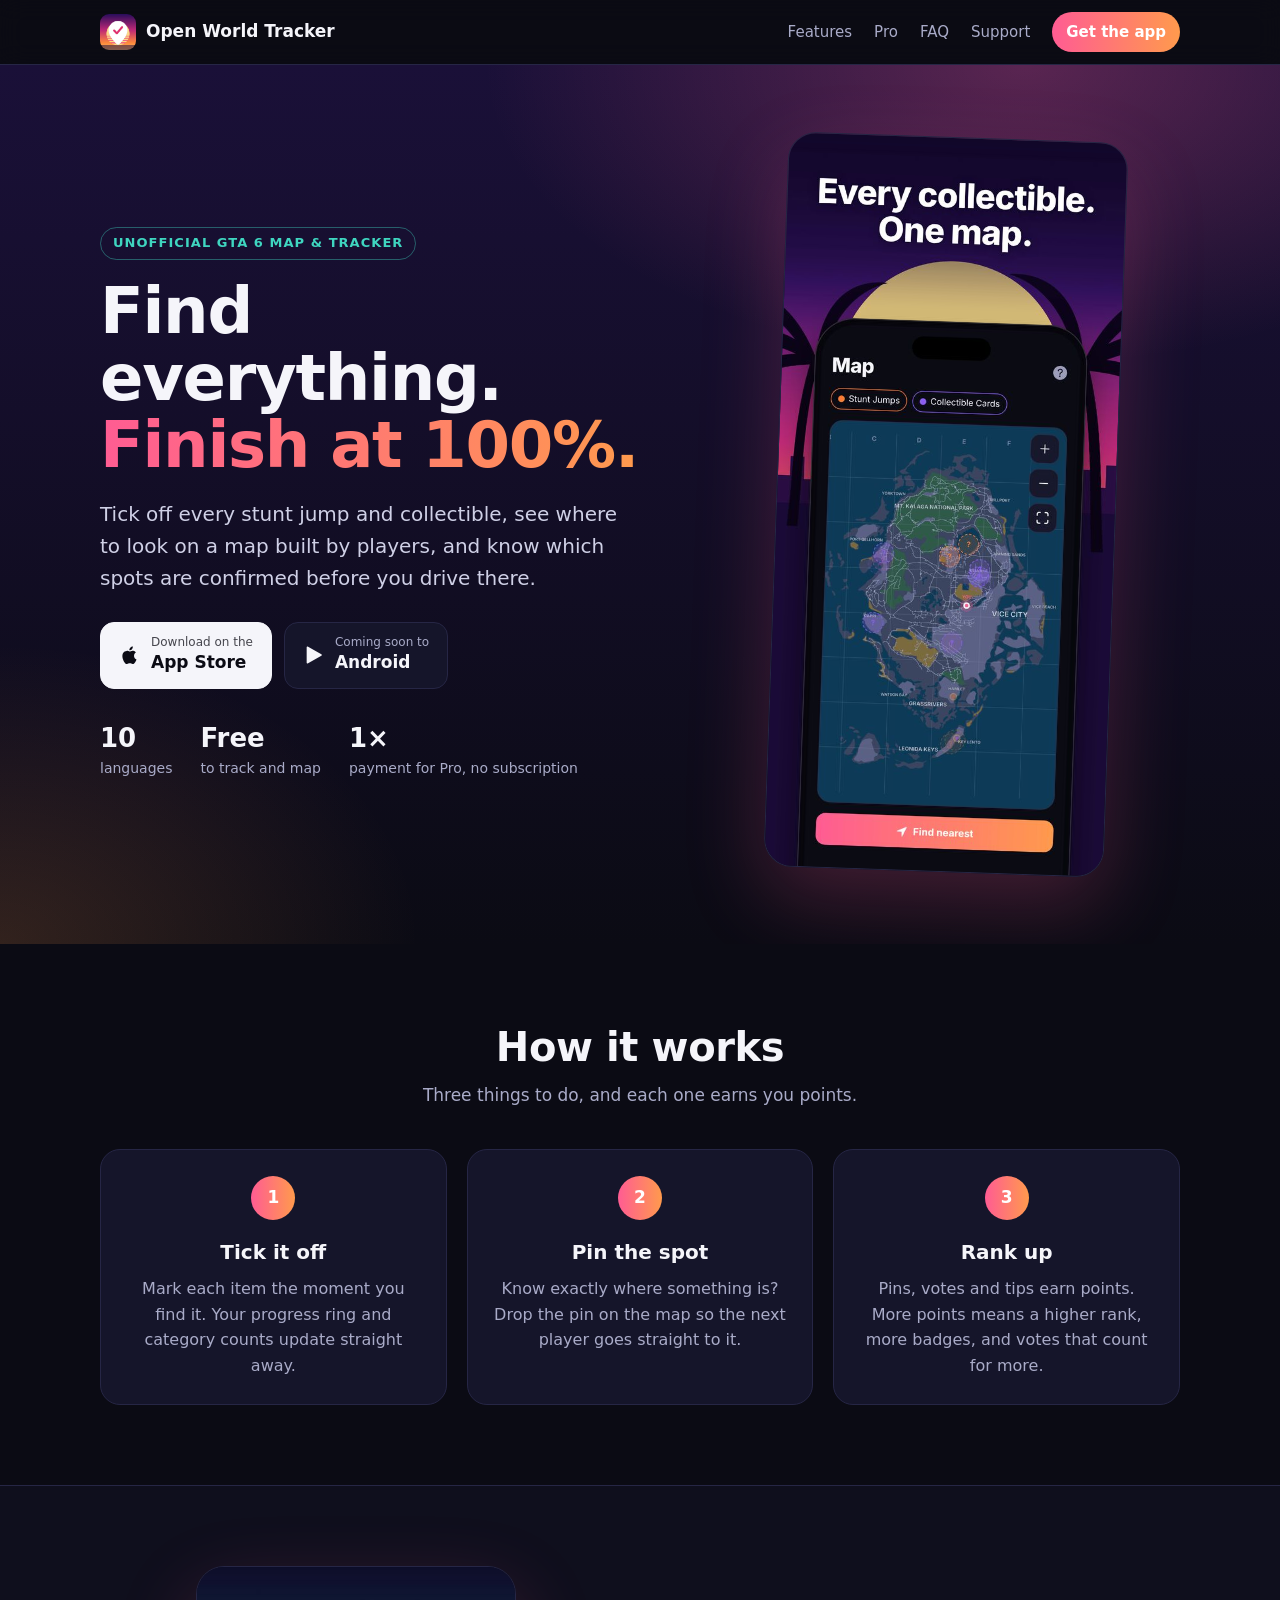
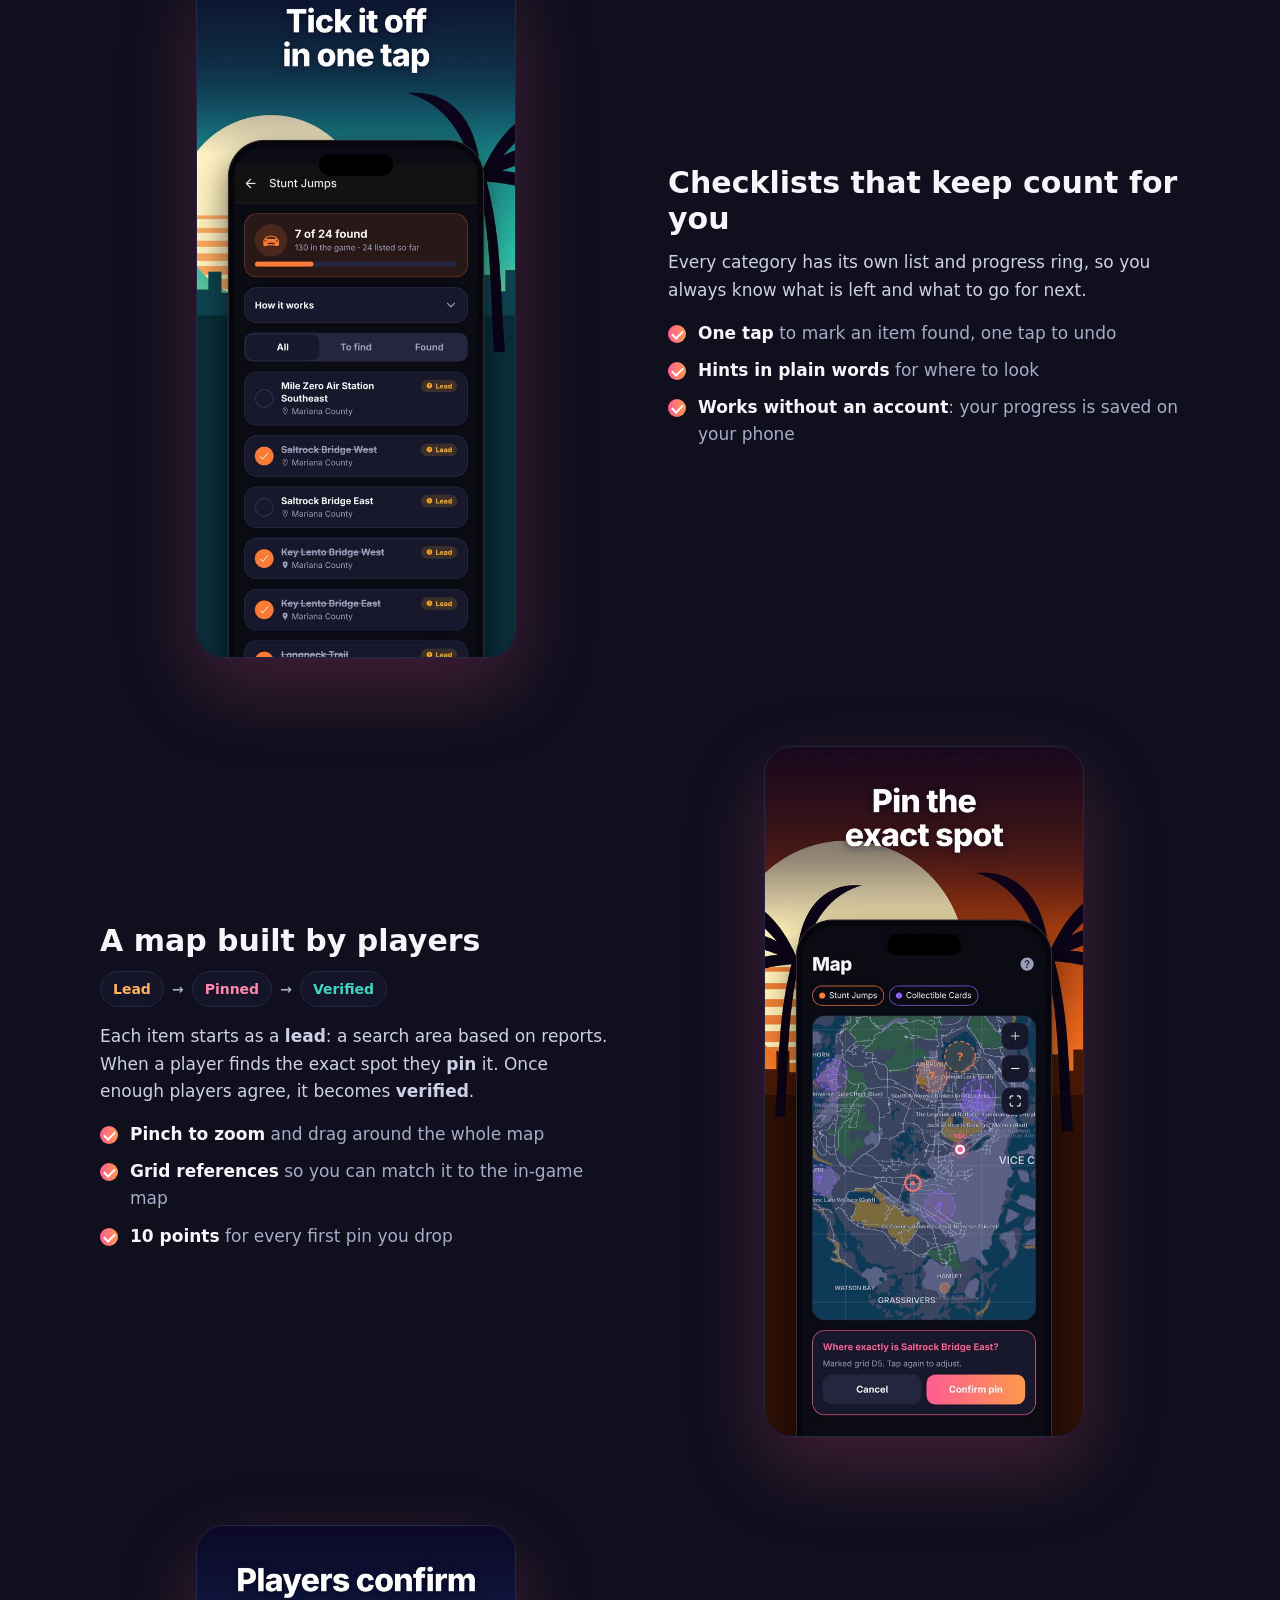
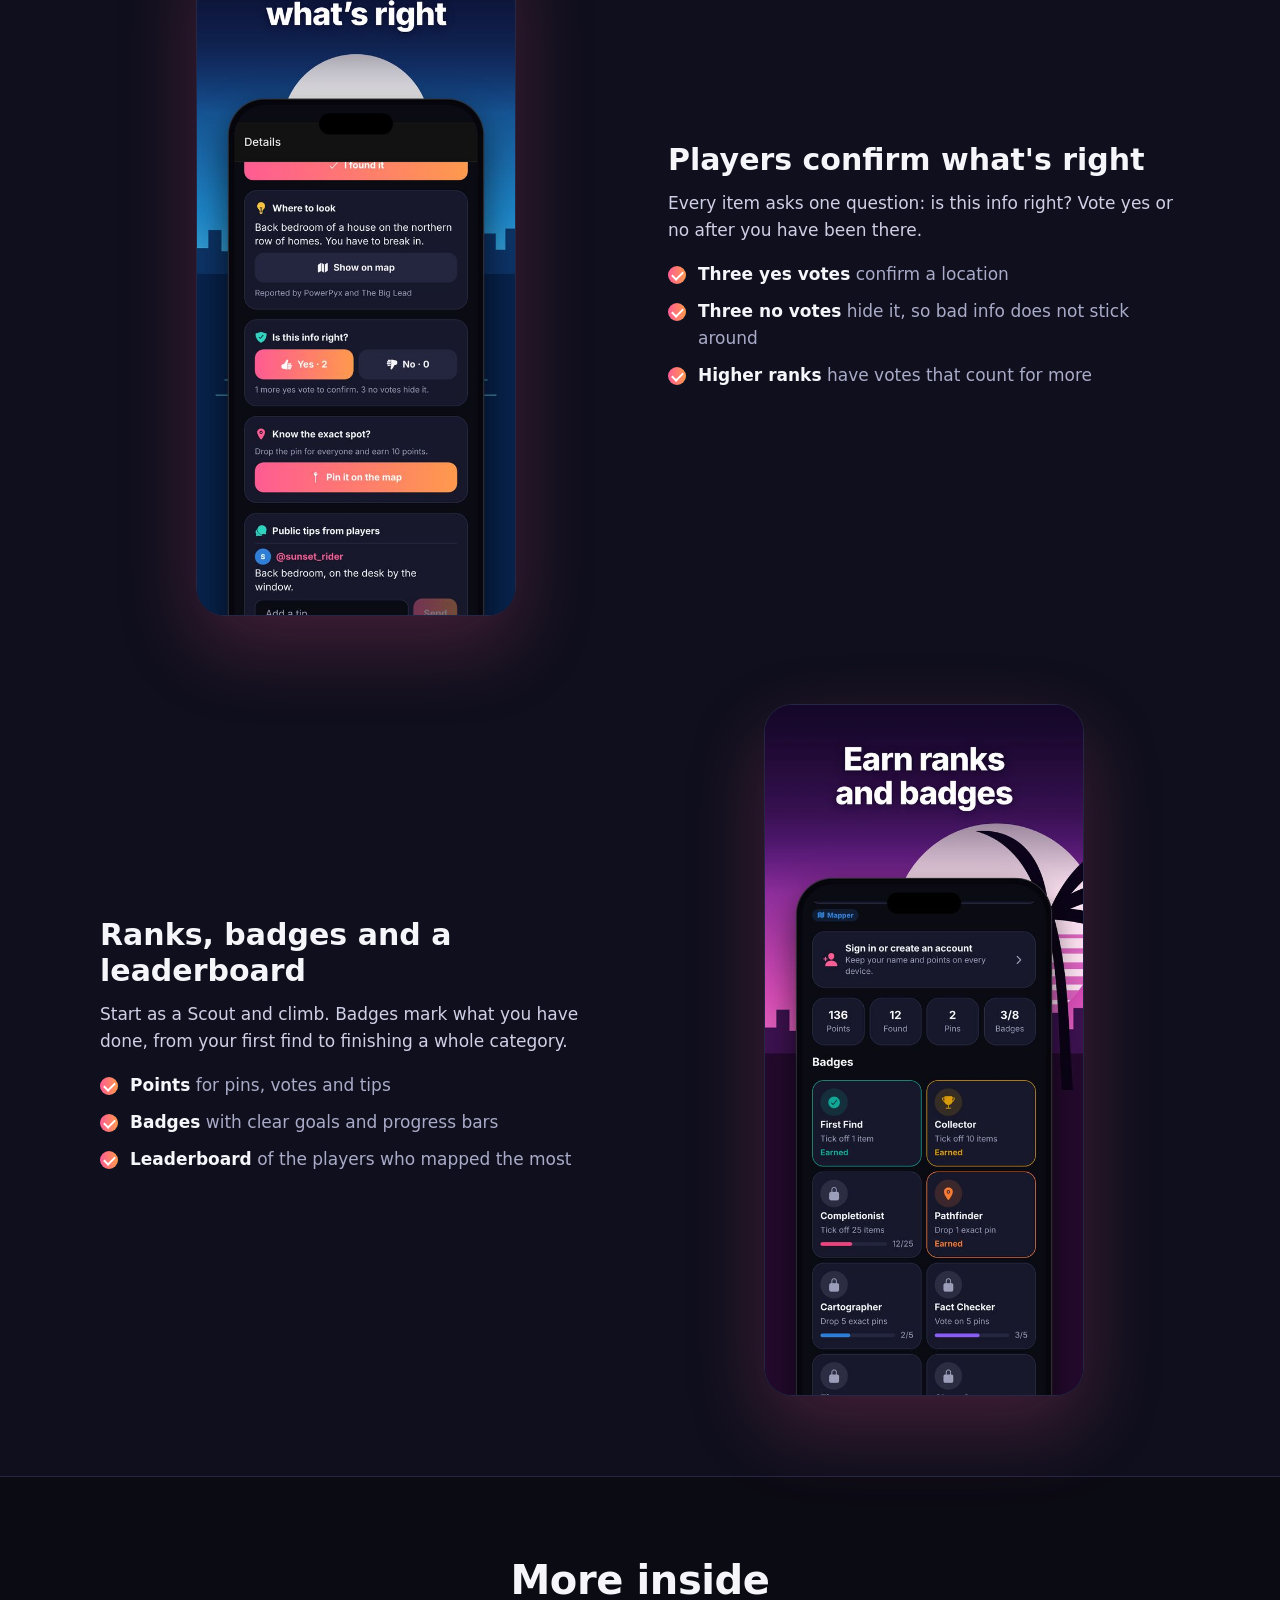
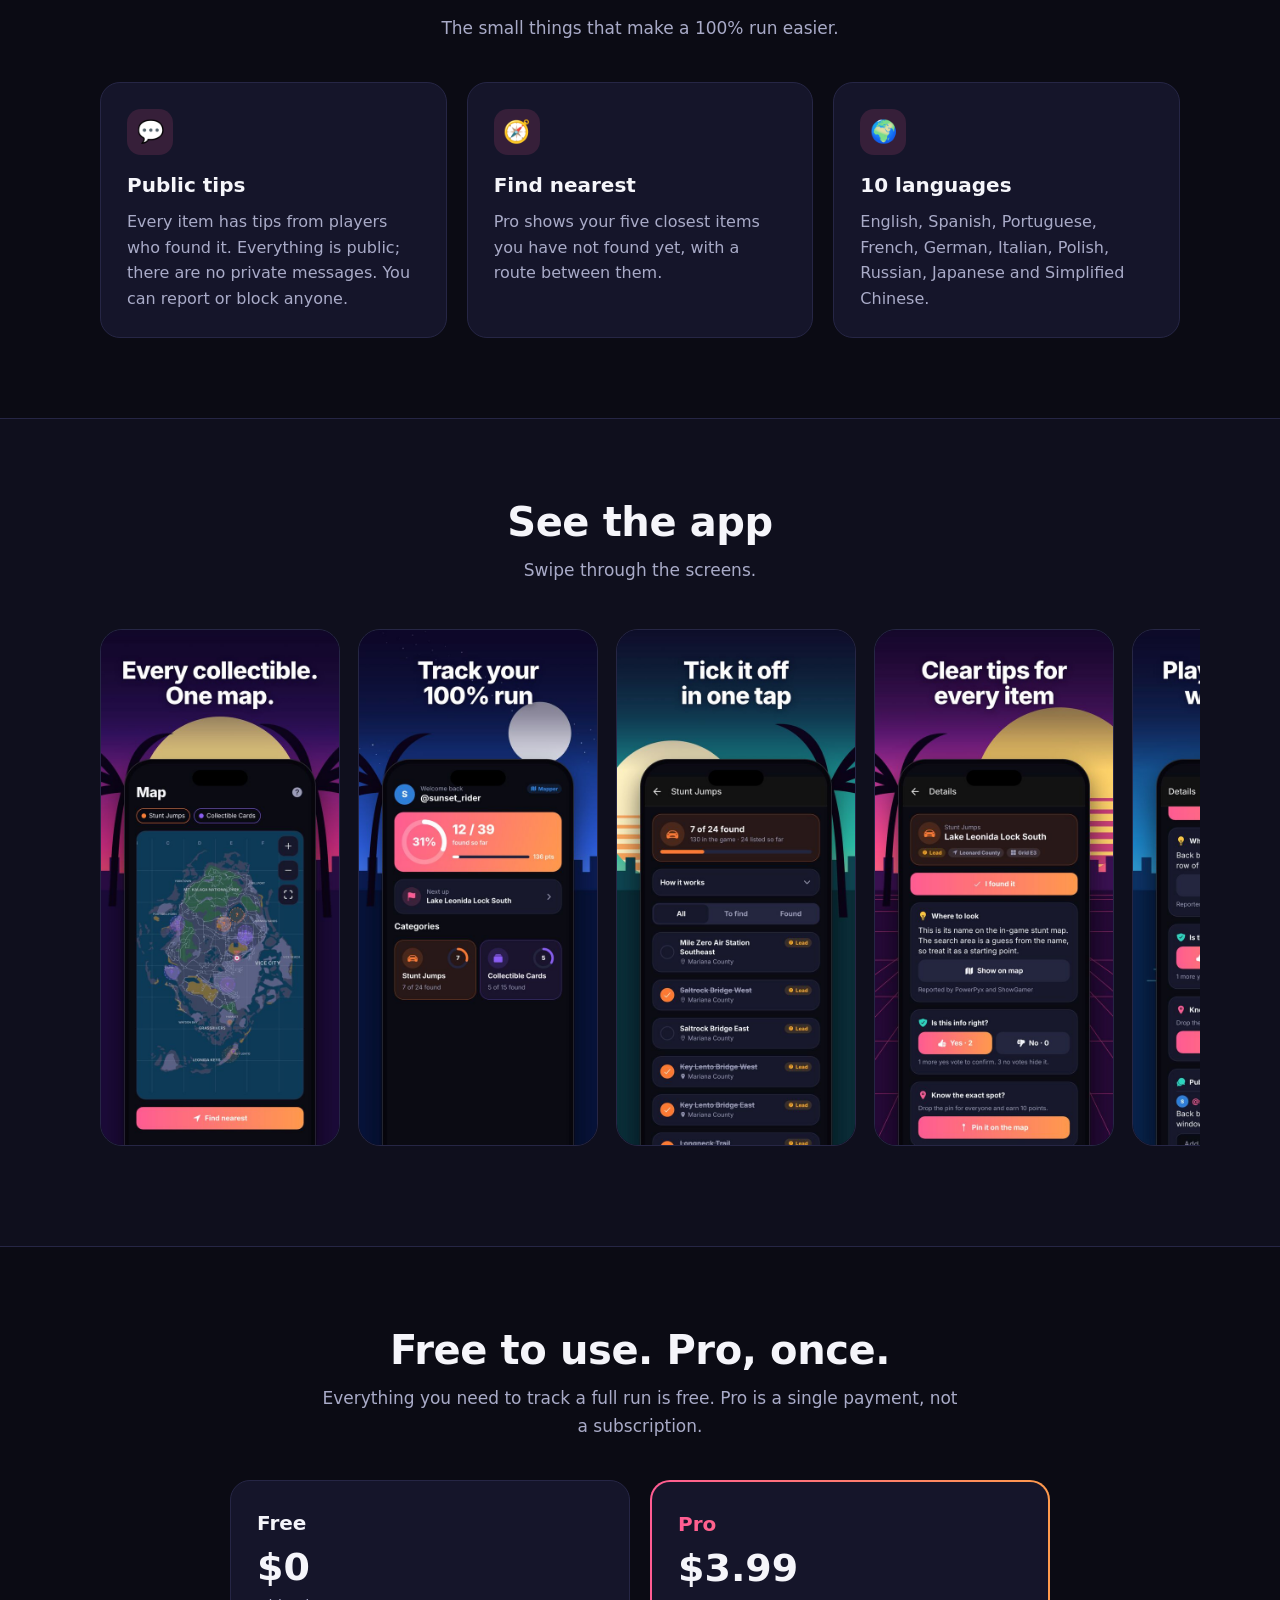
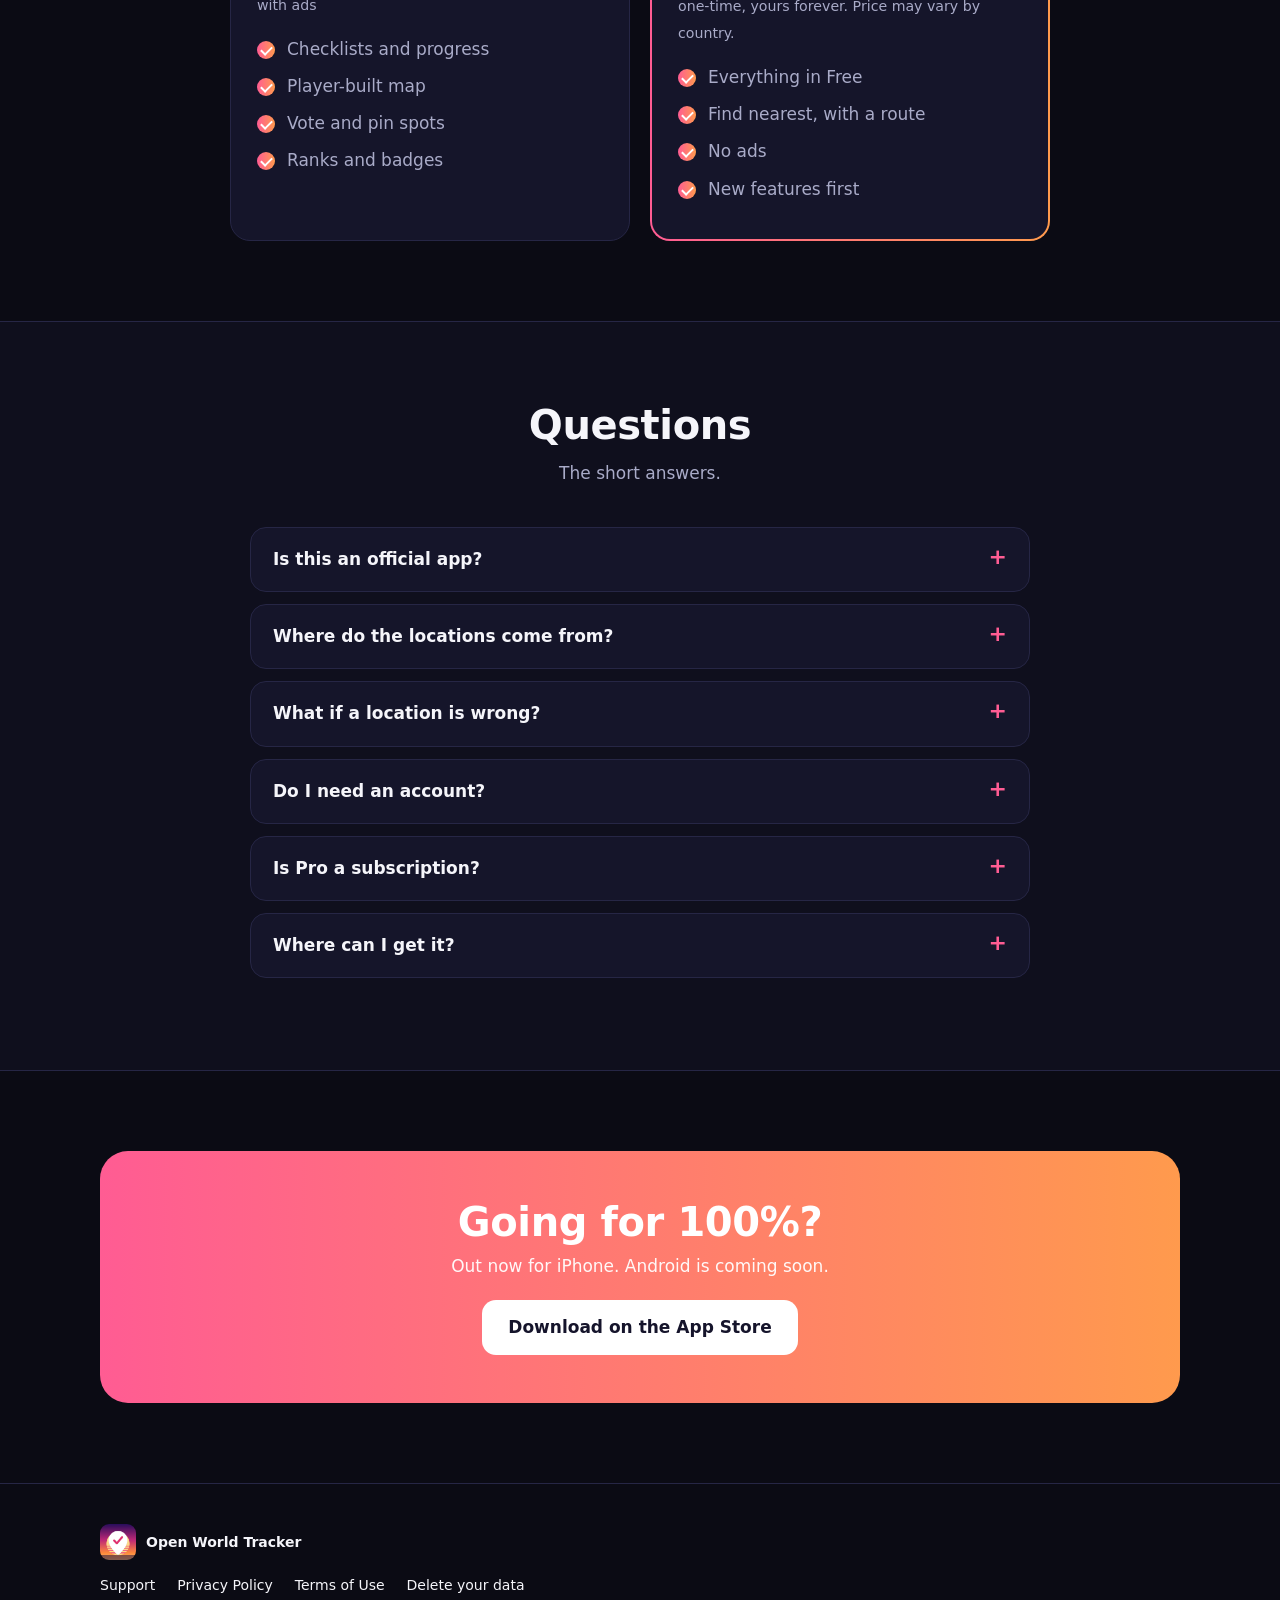
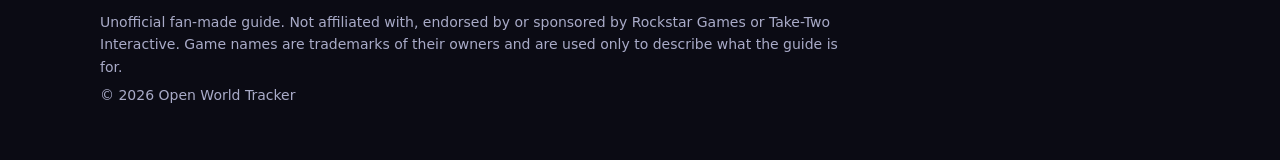
<file: index.html>
<!doctype html>
<html lang="en">
<head>
<meta charset="utf-8">
<meta name="viewport" content="width=device-width, initial-scale=1">
<title>Open World Tracker – 100% Guide</title>
<meta name="description" content="The unofficial GTA 6 map and tracker for players going for 100%. Checklists, a player-built map, accuracy voting, ranks and badges.">
<meta property="og:title" content="Open World Tracker – 100% Guide">
<meta property="og:description" content="Checklists and a player-built map for players going for 100%.">
<meta property="og:image" content="https://openworldtracking.com/img/01-map.jpg">
<meta name="apple-itunes-app" content="app-id=6836948703">
<link rel="icon" href="favicon.png">
<link rel="stylesheet" href="style.css">
</head>
<body>
<header class="top"><div class="wrap">
<a class="brand" href="index.html"><img src="img/icon.png" alt="" width="36" height="36">Open World Tracker</a>
<nav class="nav"><a class="hide" href="#features">Features</a><a class="hide" href="#pro">Pro</a><a class="hide" href="#faq">FAQ</a><a class="hide" href="support.html">Support</a><a class="get" href="https://apps.apple.com/us/app/open-world-tracker-100-guide/id6836948703">Get the app</a></nav>
</div></header>

<div class="hero"><div class="wrap">
<div>
<span class="eyebrow">Unofficial GTA 6 map &amp; tracker</span>
<h1>Find everything.<br><span class="grad">Finish at 100%.</span></h1>
<p class="lead">Tick off every stunt jump and collectible, see where to look on a map built by players, and know which spots are confirmed before you drive there.</p>
<div class="badges">
<a class="soon store" href="https://apps.apple.com/us/app/open-world-tracker-100-guide/id6836948703"><svg viewBox="0 0 24 24" aria-hidden="true"><path d="M16.4 12.7c0-2.3 1.9-3.4 2-3.5-1.1-1.6-2.8-1.8-3.4-1.8-1.4-.1-2.8.9-3.5.9s-1.900-.900-3.100-.800c-1.600 0-3.100.900-3.900 2.400-1.700 2.900-.4 7.200 1.200 9.600.8 1.200 1.700 2.500 3 2.400 1.200 0 1.700-.8 3.100-.8s1.900.8 3.100.8c1.300 0 2.100-1.200 2.900-2.400.9-1.300 1.300-2.700 1.300-2.700s-2.700-1-2.700-4.100zM14.100 5.600c.600-.800 1.100-1.900 1-3-1 0-2.100.600-2.800 1.400-.600.700-1.200 1.800-1 2.900 1.100.100 2.200-.500 2.800-1.300z"/></svg><div><small>Download on the</small>App Store</div></a>
<div class="soon"><svg viewBox="0 0 24 24" aria-hidden="true"><path d="M4 3.500v17c0 .600.600 1 1.100.700L20 12.900c.700-.400.700-1.400 0-1.800L5.100 2.800C4.600 2.500 4 2.900 4 3.500z"/></svg><div><small>Coming soon to</small>Android</div></div>
</div>
<div class="stats">
<div><b>10</b><span>languages</span></div>
<div><b>Free</b><span>to track and map</span></div>
<div><b>1&times;</b><span>payment for Pro, no subscription</span></div>
</div>
</div>
<div class="shot"><img src="img/01-map.jpg" alt="The app's map showing collectible areas across the game world" width="560" height="1214"></div>
</div></div>

<section id="how"><div class="wrap center">
<h2>How it works</h2>
<p class="sub">Three things to do, and each one earns you points.</p>
<div class="steps">
<div class="card"><div class="num">1</div><h3>Tick it off</h3><p>Mark each item the moment you find it. Your progress ring and category counts update straight away.</p></div>
<div class="card"><div class="num">2</div><h3>Pin the spot</h3><p>Know exactly where something is? Drop the pin on the map so the next player goes straight to it.</p></div>
<div class="card"><div class="num">3</div><h3>Rank up</h3><p>Pins, votes and tips earn points. More points means a higher rank, more badges, and votes that count for more.</p></div>
</div>
</div></section>

<section class="alt" id="features"><div class="wrap">

<div class="feature">
<div class="shot"><img loading="lazy" src="img/03-checklist.jpg" alt="Checklist of stunt jumps with progress" width="560" height="1214"></div>
<div>
<h3>Checklists that keep count for you</h3>
<p>Every category has its own list and progress ring, so you always know what is left and what to go for next.</p>
<ul class="ticks">
<li><b>One tap</b> to mark an item found, one tap to undo</li>
<li><b>Hints in plain words</b> for where to look</li>
<li><b>Works without an account</b>: your progress is saved on your phone</li>
</ul>
</div>
</div>

<div class="feature flip">
<div class="shot"><img loading="lazy" src="img/06-pin.jpg" alt="Dropping a pin on the map" width="560" height="1214"></div>
<div>
<h3>A map built by players</h3>
<div class="flow"><span class="l">Lead</span><i>&rarr;</i><span class="p">Pinned</span><i>&rarr;</i><span class="v">Verified</span></div>
<p>Each item starts as a <b>lead</b>: a search area based on reports. When a player finds the exact spot they <b>pin</b> it. Once enough players agree, it becomes <b>verified</b>.</p>
<ul class="ticks">
<li><b>Pinch to zoom</b> and drag around the whole map</li>
<li><b>Grid references</b> so you can match it to the in-game map</li>
<li><b>10 points</b> for every first pin you drop</li>
</ul>
</div>
</div>

<div class="feature">
<div class="shot"><img loading="lazy" src="img/05-vote.jpg" alt="Voting on whether a location is right" width="560" height="1214"></div>
<div>
<h3>Players confirm what's right</h3>
<p>Every item asks one question: is this info right? Vote yes or no after you have been there.</p>
<ul class="ticks">
<li><b>Three yes votes</b> confirm a location</li>
<li><b>Three no votes</b> hide it, so bad info does not stick around</li>
<li><b>Higher ranks</b> have votes that count for more</li>
</ul>
</div>
</div>

<div class="feature flip">
<div class="shot"><img loading="lazy" src="img/08-profile.jpg" alt="Profile with rank and badges" width="560" height="1214"></div>
<div>
<h3>Ranks, badges and a leaderboard</h3>
<p>Start as a Scout and climb. Badges mark what you have done, from your first find to finishing a whole category.</p>
<ul class="ticks">
<li><b>Points</b> for pins, votes and tips</li>
<li><b>Badges</b> with clear goals and progress bars</li>
<li><b>Leaderboard</b> of the players who mapped the most</li>
</ul>
</div>
</div>

</div></section>

<section><div class="wrap center">
<h2>More inside</h2>
<p class="sub">The small things that make a 100% run easier.</p>
<div class="grid3" style="text-align:left">
<div class="card"><div class="ico">💬</div><h3>Public tips</h3><p>Every item has tips from players who found it. Everything is public; there are no private messages. You can report or block anyone.</p></div>
<div class="card"><div class="ico">🧭</div><h3>Find nearest</h3><p>Pro shows your five closest items you have not found yet, with a route between them.</p></div>
<div class="card"><div class="ico">🌍</div><h3>10 languages</h3><p>English, Spanish, Portuguese, French, German, Italian, Polish, Russian, Japanese and Simplified Chinese.</p></div>
</div>
</div></section>

<section class="alt"><div class="center wrap"><h2>See the app</h2><p class="sub">Swipe through the screens.</p></div>
<div class="wrap" style="padding:0"><div class="gallery">
<img loading="lazy" src="img/01-map.jpg" alt="Map" width="560" height="1214">
<img loading="lazy" src="img/02-home.jpg" alt="Home screen with progress" width="560" height="1214">
<img loading="lazy" src="img/03-checklist.jpg" alt="Checklist" width="560" height="1214">
<img loading="lazy" src="img/04-item.jpg" alt="Item details" width="560" height="1214">
<img loading="lazy" src="img/05-vote.jpg" alt="Accuracy voting" width="560" height="1214">
<img loading="lazy" src="img/06-pin.jpg" alt="Pinning a spot" width="560" height="1214">
<img loading="lazy" src="img/07-nearest.jpg" alt="Find nearest" width="560" height="1214">
<img loading="lazy" src="img/08-profile.jpg" alt="Profile and badges" width="560" height="1214">
<img loading="lazy" src="img/09-language.jpg" alt="Language choice" width="560" height="1214">
<img loading="lazy" src="img/10-pro.jpg" alt="Pro upgrade" width="560" height="1214">
</div></div></section>

<section id="pro"><div class="wrap center">
<h2>Free to use. Pro, once.</h2>
<p class="sub">Everything you need to track a full run is free. Pro is a single payment, not a subscription.</p>
<div class="plans">
<div class="card plan"><h3>Free</h3><div class="price">$0</div><small>with ads</small>
<ul class="ticks"><li>Checklists and progress</li><li>Player-built map</li><li>Vote and pin spots</li><li>Ranks and badges</li></ul></div>
<div class="card plan pro"><h3 class="grad">Pro</h3><div class="price">$3.99</div><small>one-time, yours forever. Price may vary by country.</small>
<ul class="ticks"><li>Everything in Free</li><li>Find nearest, with a route</li><li>No ads</li><li>New features first</li></ul></div>
</div>
</div></section>

<section class="alt" id="faq"><div class="wrap">
<div class="center"><h2>Questions</h2><p class="sub">The short answers.</p></div>
<div class="faq">
<details><summary>Is this an official app?</summary><p>No. Open World Tracker is an unofficial guide made by fans. It is not affiliated with, endorsed by or sponsored by Rockstar Games or Take-Two Interactive.</p></details>
<details><summary>Where do the locations come from?</summary><p>Each item starts from published reports that agree with each other, written up in our own words. Players then pin the exact spot and vote on whether it is right.</p></details>
<details><summary>What if a location is wrong?</summary><p>Open the item and vote "No" under "Is this info right?". Three "No" votes hide it.</p></details>
<details><summary>Do I need an account?</summary><p>Not to track your progress. You need an account to vote, drop pins and post, because those are shared with other players.</p></details>
<details><summary>Is Pro a subscription?</summary><p>No. It is one payment. If you change phones, use "Restore purchase" on the Pro screen.</p></details>
<details><summary>Where can I get it?</summary><p>It is out now for iPhone: <a href="https://apps.apple.com/us/app/open-world-tracker-100-guide/id6836948703">download it on the App Store</a>. Android will follow.</p></details>
</div>
</div></section>

<section><div class="wrap"><div class="cta">
<h2>Going for 100%?</h2>
<p>Out now for iPhone. Android is coming soon.</p>
<a class="cta-btn" href="https://apps.apple.com/us/app/open-world-tracker-100-guide/id6836948703">Download on the App Store</a>
</div></div></section>

<footer><div class="wrap">
<a class="brand" href="index.html"><img src="img/icon.png" alt="" width="36" height="36">Open World Tracker</a>
<div class="links"><a href="support.html">Support</a><a href="privacy.html">Privacy Policy</a><a href="terms.html">Terms of Use</a><a href="delete-data.html">Delete your data</a></div>
<p>Unofficial fan-made guide. Not affiliated with, endorsed by or sponsored by Rockstar Games or Take-Two Interactive. Game names are trademarks of their owners and are used only to describe what the guide is for.</p>
<p>&copy; 2026 Open World Tracker</p>
</div></footer>
</body>
</html>
</file>
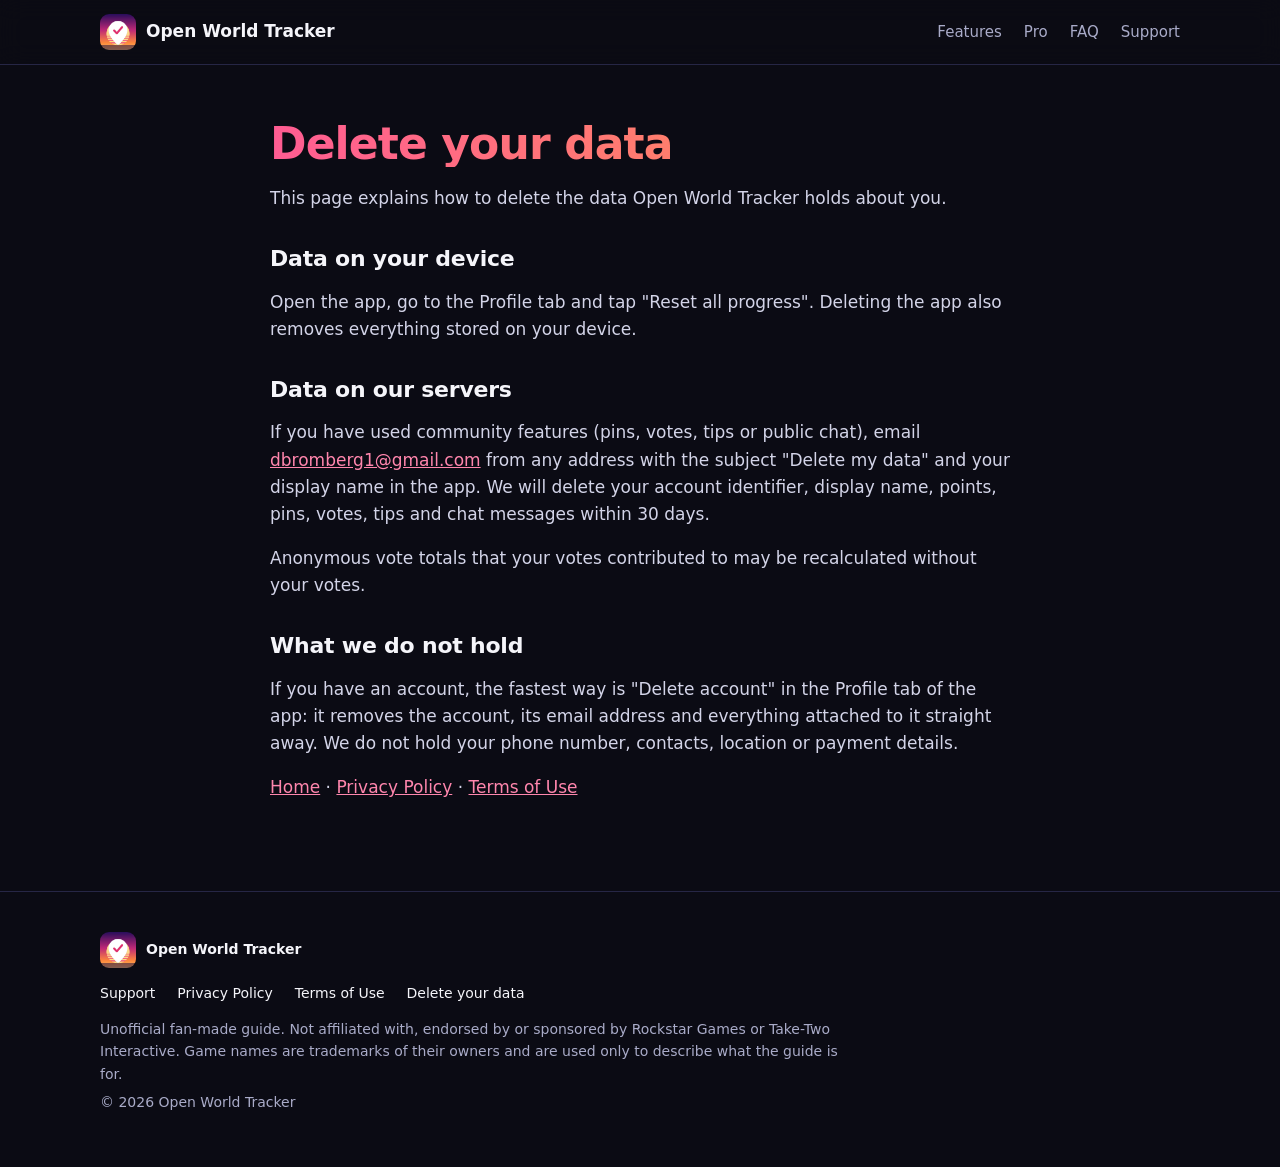
<file: delete-data.html>
<!doctype html>
<html lang="en">
<head>
<meta charset="utf-8">
<meta name="viewport" content="width=device-width, initial-scale=1">
<title>Delete your data – Open World Tracker</title>
<link rel="icon" href="favicon.png">
<link rel="stylesheet" href="style.css">
</head>
<body>
<header class="top"><div class="wrap">
<a class="brand" href="index.html"><img src="img/icon.png" alt="" width="36" height="36">Open World Tracker</a>
<nav class="nav"><a class="hide" href="index.html#features">Features</a><a class="hide" href="index.html#pro">Pro</a><a class="hide" href="index.html#faq">FAQ</a><a href="support.html">Support</a></nav>
</div></header>
<main class="doc">
<h1>Delete your data</h1>
<p>This page explains how to delete the data Open World Tracker holds about you.</p>

<h2>Data on your device</h2>
<p>Open the app, go to the Profile tab and tap "Reset all progress". Deleting the app also removes everything stored on your device.</p>

<h2>Data on our servers</h2>
<p>If you have used community features (pins, votes, tips or public chat), email <a href="mailto:dbromberg1@gmail.com">dbromberg1@gmail.com</a> from any address with the subject "Delete my data" and your display name in the app. We will delete your account identifier, display name, points, pins, votes, tips and chat messages within 30 days.</p>
<p>Anonymous vote totals that your votes contributed to may be recalculated without your votes.</p>

<h2>What we do not hold</h2>
<p>If you have an account, the fastest way is "Delete account" in the Profile tab of the app: it removes the account, its email address and everything attached to it straight away. We do not hold your phone number, contacts, location or payment details.</p>

<p><a href="index.html">Home</a> · <a href="privacy.html">Privacy Policy</a> · <a href="terms.html">Terms of Use</a></p>
</main>
<footer><div class="wrap">
<a class="brand" href="index.html"><img src="img/icon.png" alt="" width="36" height="36">Open World Tracker</a>
<div class="links"><a href="support.html">Support</a><a href="privacy.html">Privacy Policy</a><a href="terms.html">Terms of Use</a><a href="delete-data.html">Delete your data</a></div>
<p>Unofficial fan-made guide. Not affiliated with, endorsed by or sponsored by Rockstar Games or Take-Two Interactive. Game names are trademarks of their owners and are used only to describe what the guide is for.</p>
<p>&copy; 2026 Open World Tracker</p>
</div></footer>
</body>
</html>
</file>
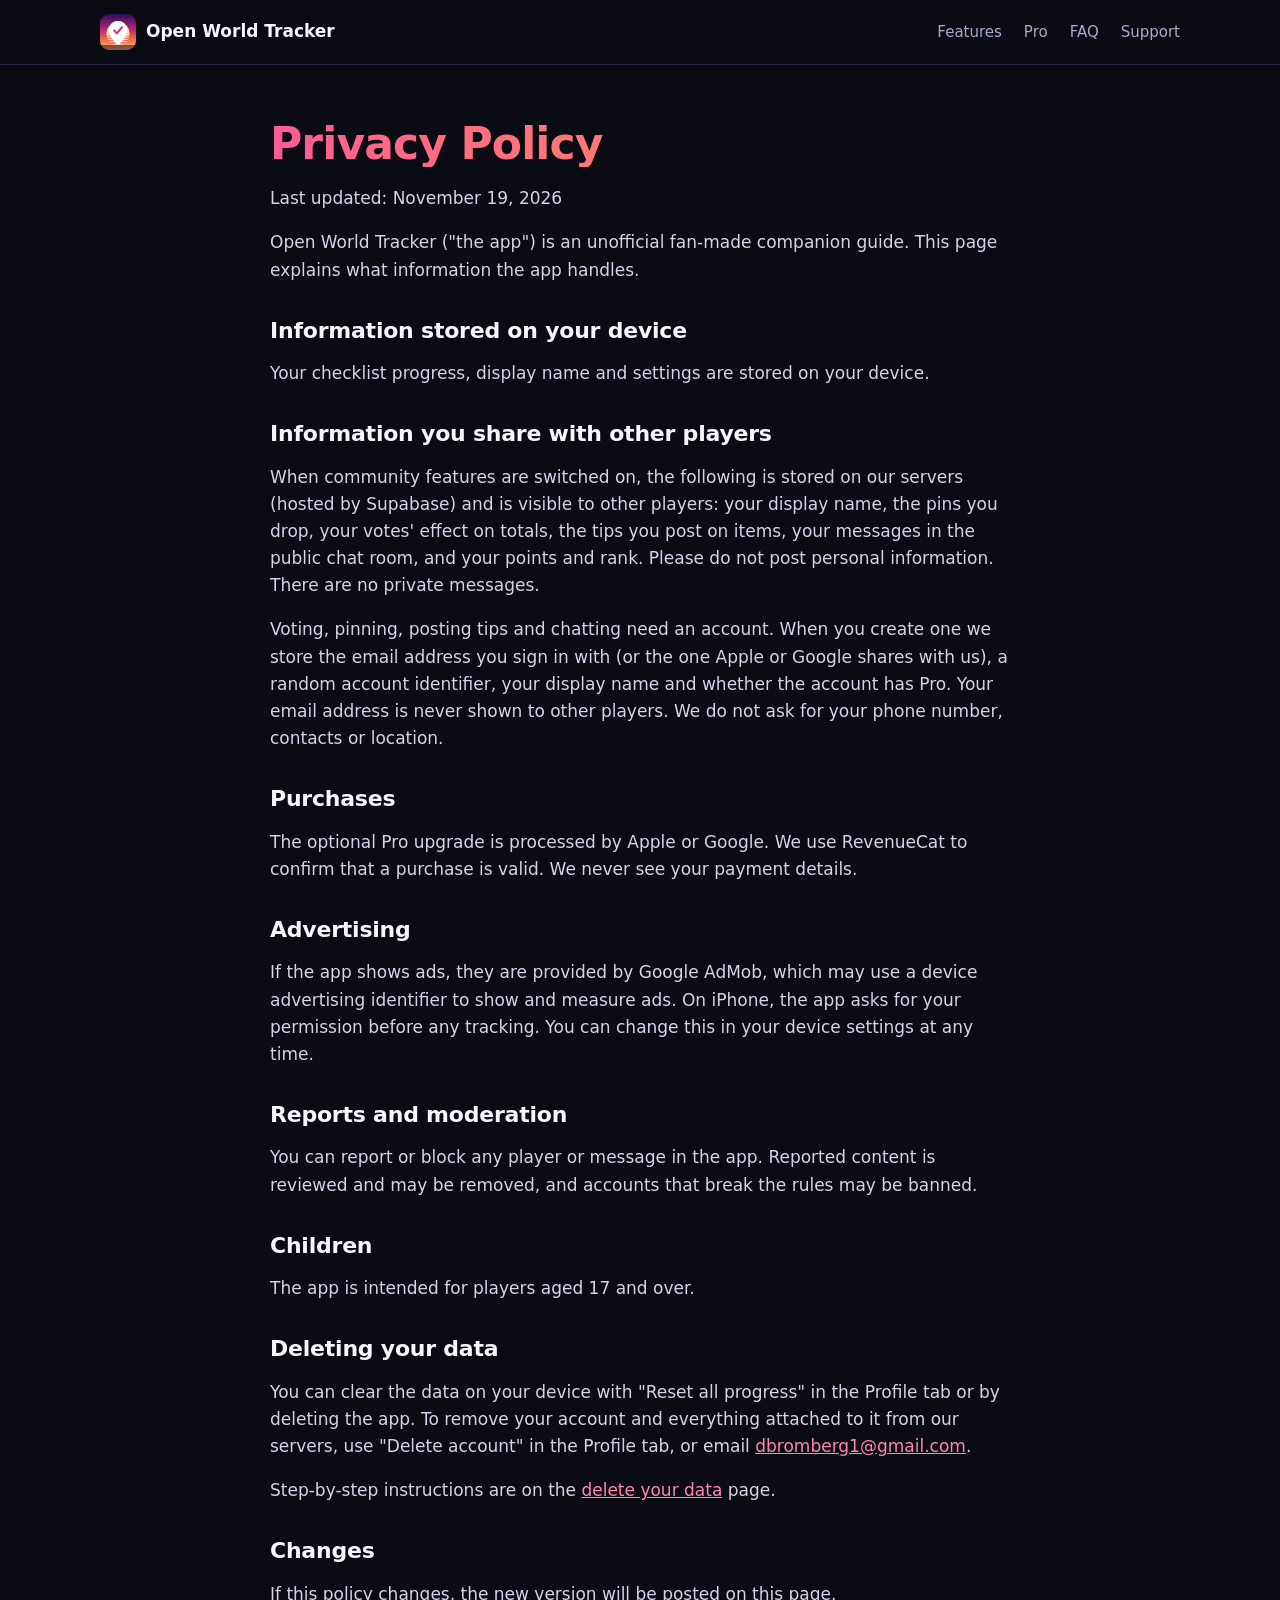
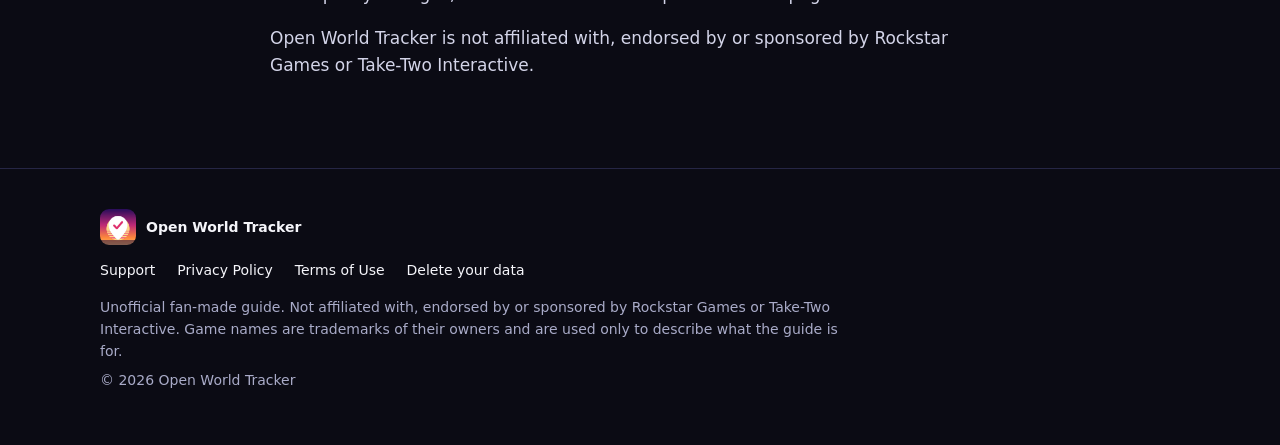
<file: privacy.html>
<!doctype html>
<html lang="en">
<head>
<meta charset="utf-8">
<meta name="viewport" content="width=device-width, initial-scale=1">
<title>Privacy Policy – Open World Tracker</title>
<link rel="icon" href="favicon.png">
<link rel="stylesheet" href="style.css">
</head>
<body>
<header class="top"><div class="wrap">
<a class="brand" href="index.html"><img src="img/icon.png" alt="" width="36" height="36">Open World Tracker</a>
<nav class="nav"><a class="hide" href="index.html#features">Features</a><a class="hide" href="index.html#pro">Pro</a><a class="hide" href="index.html#faq">FAQ</a><a href="support.html">Support</a></nav>
</div></header>
<main class="doc">
<h1>Privacy Policy</h1>
<p>Last updated: November 19, 2026</p>
<p>Open World Tracker ("the app") is an unofficial fan-made companion guide. This page explains what information the app handles.</p>

<h2>Information stored on your device</h2>
<p>Your checklist progress, display name and settings are stored on your device.</p>

<h2>Information you share with other players</h2>
<p>When community features are switched on, the following is stored on our servers (hosted by Supabase) and is visible to other players: your display name, the pins you drop, your votes' effect on totals, the tips you post on items, your messages in the public chat room, and your points and rank. Please do not post personal information. There are no private messages.</p>
<p>Voting, pinning, posting tips and chatting need an account. When you create one we store the email address you sign in with (or the one Apple or Google shares with us), a random account identifier, your display name and whether the account has Pro. Your email address is never shown to other players. We do not ask for your phone number, contacts or location.</p>

<h2>Purchases</h2>
<p>The optional Pro upgrade is processed by Apple or Google. We use RevenueCat to confirm that a purchase is valid. We never see your payment details.</p>

<h2>Advertising</h2>
<p>If the app shows ads, they are provided by Google AdMob, which may use a device advertising identifier to show and measure ads. On iPhone, the app asks for your permission before any tracking. You can change this in your device settings at any time.</p>

<h2>Reports and moderation</h2>
<p>You can report or block any player or message in the app. Reported content is reviewed and may be removed, and accounts that break the rules may be banned.</p>

<h2>Children</h2>
<p>The app is intended for players aged 17 and over.</p>

<h2>Deleting your data</h2>
<p>You can clear the data on your device with "Reset all progress" in the Profile tab or by deleting the app. To remove your account and everything attached to it from our servers, use "Delete account" in the Profile tab, or email <a href="mailto:dbromberg1@gmail.com">dbromberg1@gmail.com</a>.</p>

<p>Step-by-step instructions are on the <a href="delete-data.html">delete your data</a> page.</p>

<h2>Changes</h2>
<p>If this policy changes, the new version will be posted on this page.</p>

<p>Open World Tracker is not affiliated with, endorsed by or sponsored by Rockstar Games or Take-Two Interactive.</p>
</main>
<footer><div class="wrap">
<a class="brand" href="index.html"><img src="img/icon.png" alt="" width="36" height="36">Open World Tracker</a>
<div class="links"><a href="support.html">Support</a><a href="privacy.html">Privacy Policy</a><a href="terms.html">Terms of Use</a><a href="delete-data.html">Delete your data</a></div>
<p>Unofficial fan-made guide. Not affiliated with, endorsed by or sponsored by Rockstar Games or Take-Two Interactive. Game names are trademarks of their owners and are used only to describe what the guide is for.</p>
<p>&copy; 2026 Open World Tracker</p>
</div></footer>
</body>
</html>
</file>
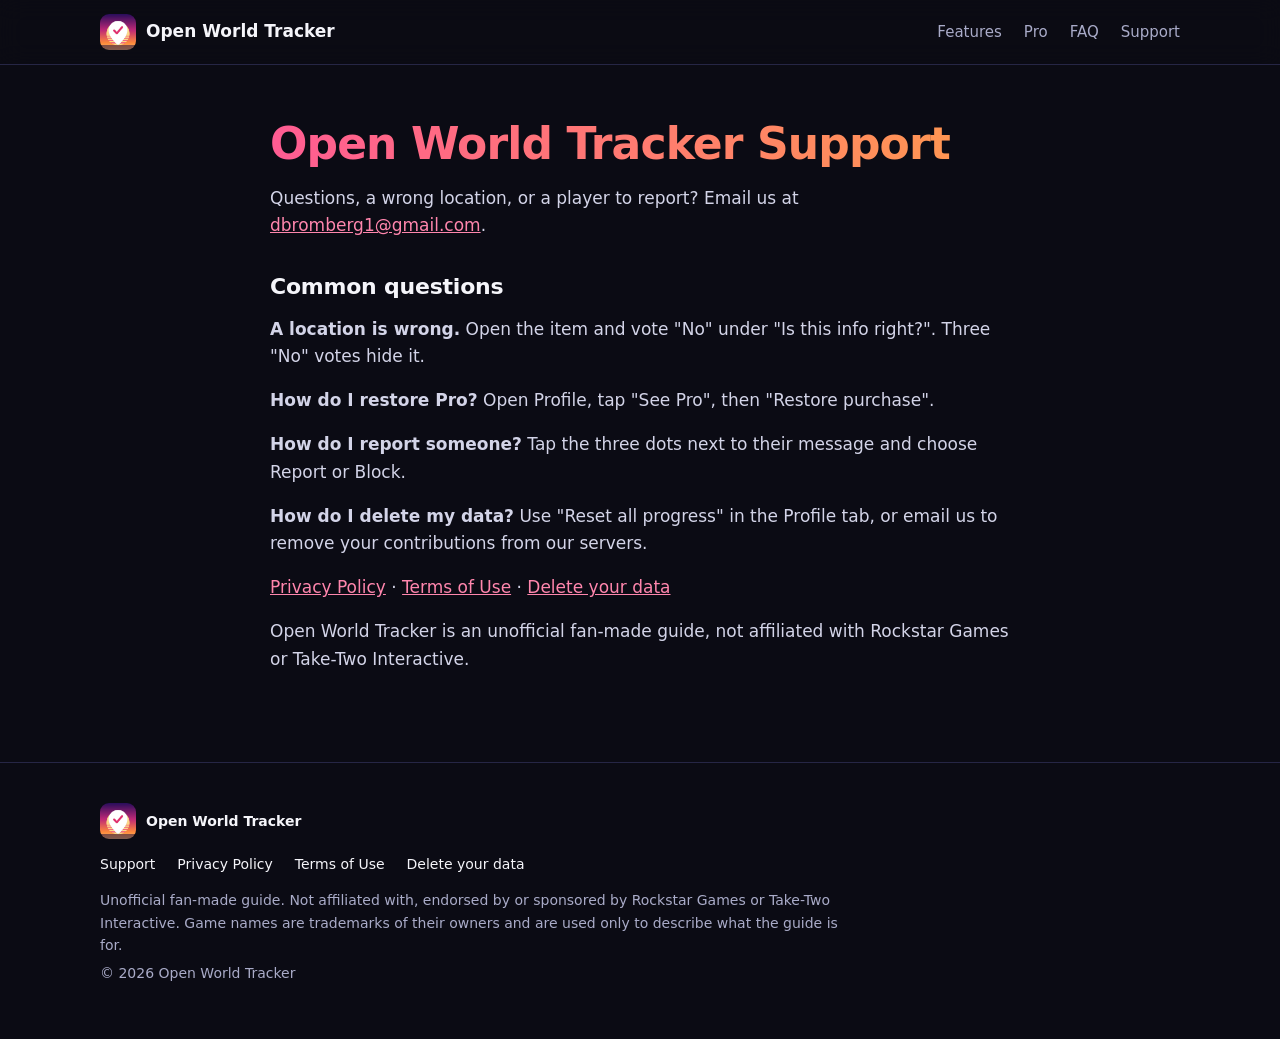
<file: support.html>
<!doctype html>
<html lang="en">
<head>
<meta charset="utf-8">
<meta name="viewport" content="width=device-width, initial-scale=1">
<title>Support – Open World Tracker</title>
<link rel="icon" href="favicon.png">
<link rel="stylesheet" href="style.css">
</head>
<body>
<header class="top"><div class="wrap">
<a class="brand" href="index.html"><img src="img/icon.png" alt="" width="36" height="36">Open World Tracker</a>
<nav class="nav"><a class="hide" href="index.html#features">Features</a><a class="hide" href="index.html#pro">Pro</a><a class="hide" href="index.html#faq">FAQ</a><a href="support.html">Support</a></nav>
</div></header>
<main class="doc">
<h1>Open World Tracker Support</h1>
<p>Questions, a wrong location, or a player to report? Email us at <a href="mailto:dbromberg1@gmail.com">dbromberg1@gmail.com</a>.</p>

<h2>Common questions</h2>
<p><strong>A location is wrong.</strong> Open the item and vote "No" under "Is this info right?". Three "No" votes hide it.</p>
<p><strong>How do I restore Pro?</strong> Open Profile, tap "See Pro", then "Restore purchase".</p>
<p><strong>How do I report someone?</strong> Tap the three dots next to their message and choose Report or Block.</p>
<p><strong>How do I delete my data?</strong> Use "Reset all progress" in the Profile tab, or email us to remove your contributions from our servers.</p>

<p><a href="privacy.html">Privacy Policy</a> · <a href="terms.html">Terms of Use</a> · <a href="delete-data.html">Delete your data</a></p>
<p>Open World Tracker is an unofficial fan-made guide, not affiliated with Rockstar Games or Take-Two Interactive.</p>
</main>
<footer><div class="wrap">
<a class="brand" href="index.html"><img src="img/icon.png" alt="" width="36" height="36">Open World Tracker</a>
<div class="links"><a href="support.html">Support</a><a href="privacy.html">Privacy Policy</a><a href="terms.html">Terms of Use</a><a href="delete-data.html">Delete your data</a></div>
<p>Unofficial fan-made guide. Not affiliated with, endorsed by or sponsored by Rockstar Games or Take-Two Interactive. Game names are trademarks of their owners and are used only to describe what the guide is for.</p>
<p>&copy; 2026 Open World Tracker</p>
</div></footer>
</body>
</html>
</file>
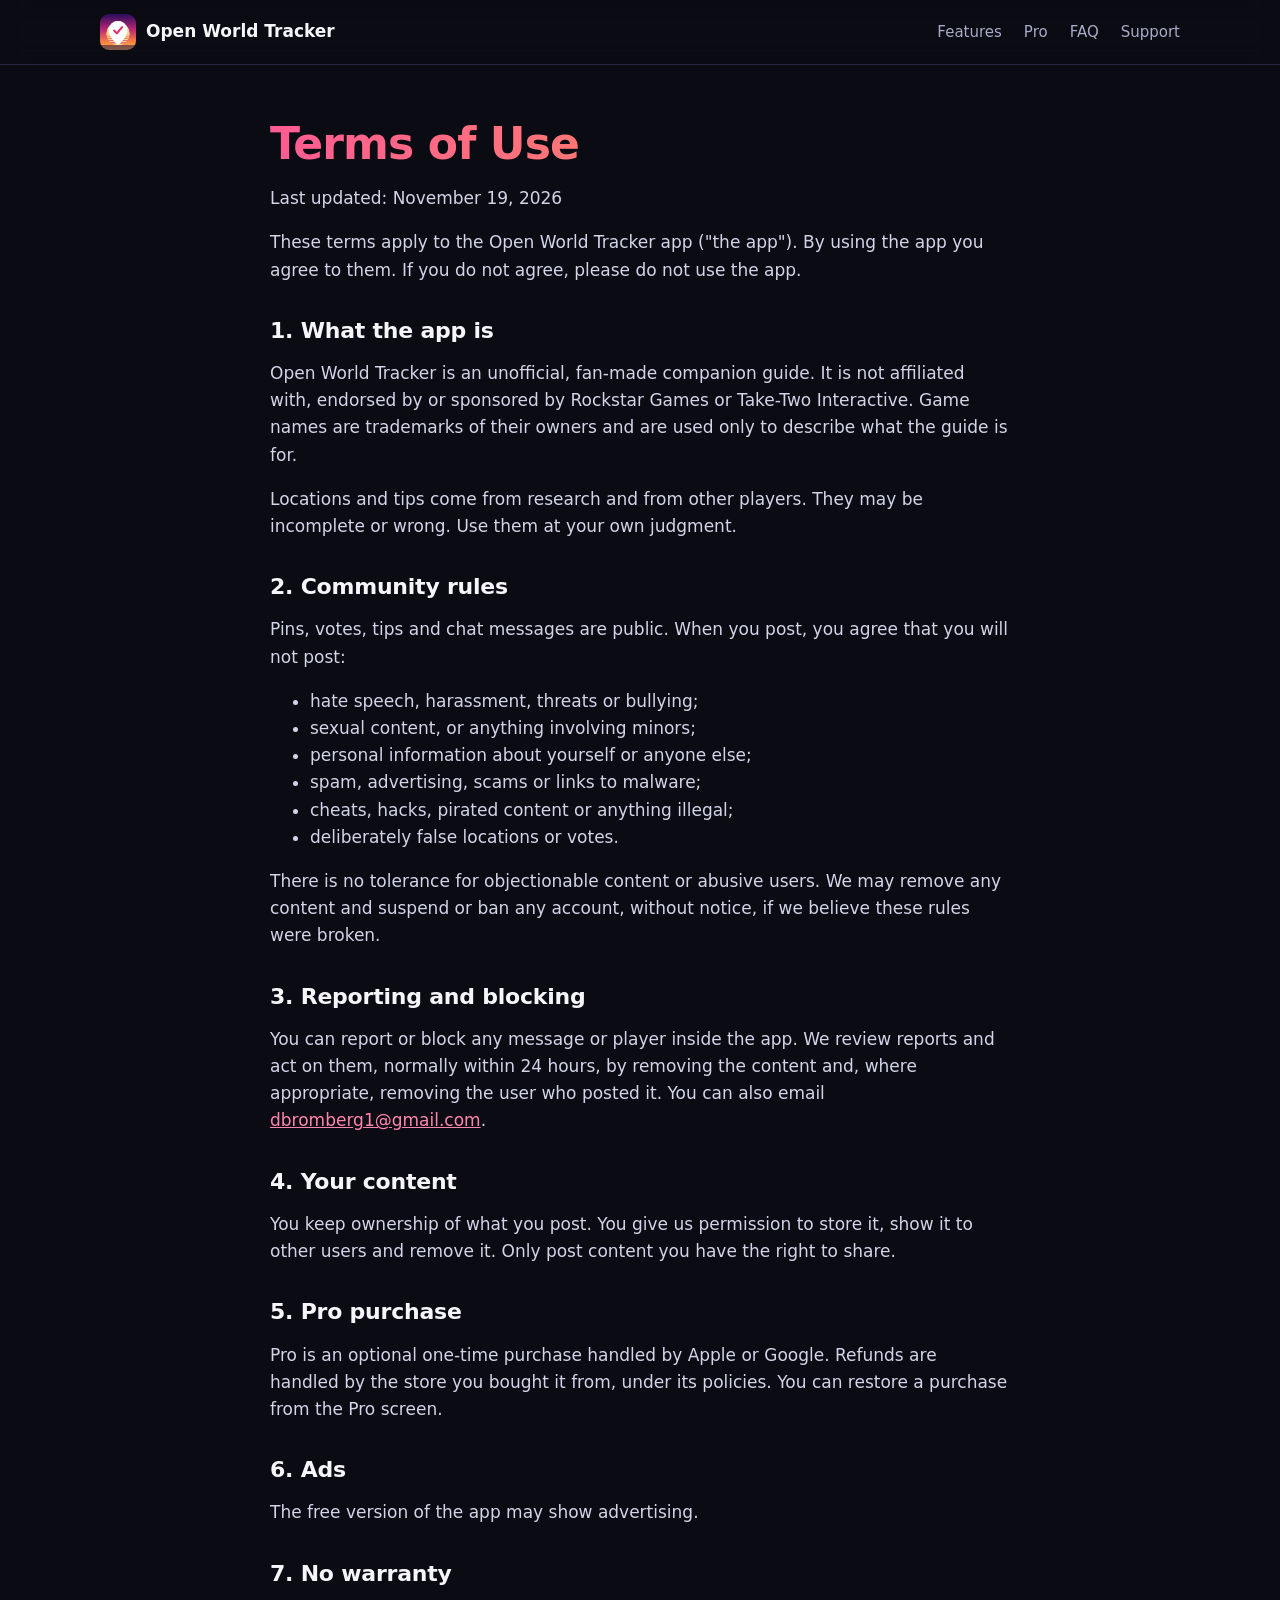
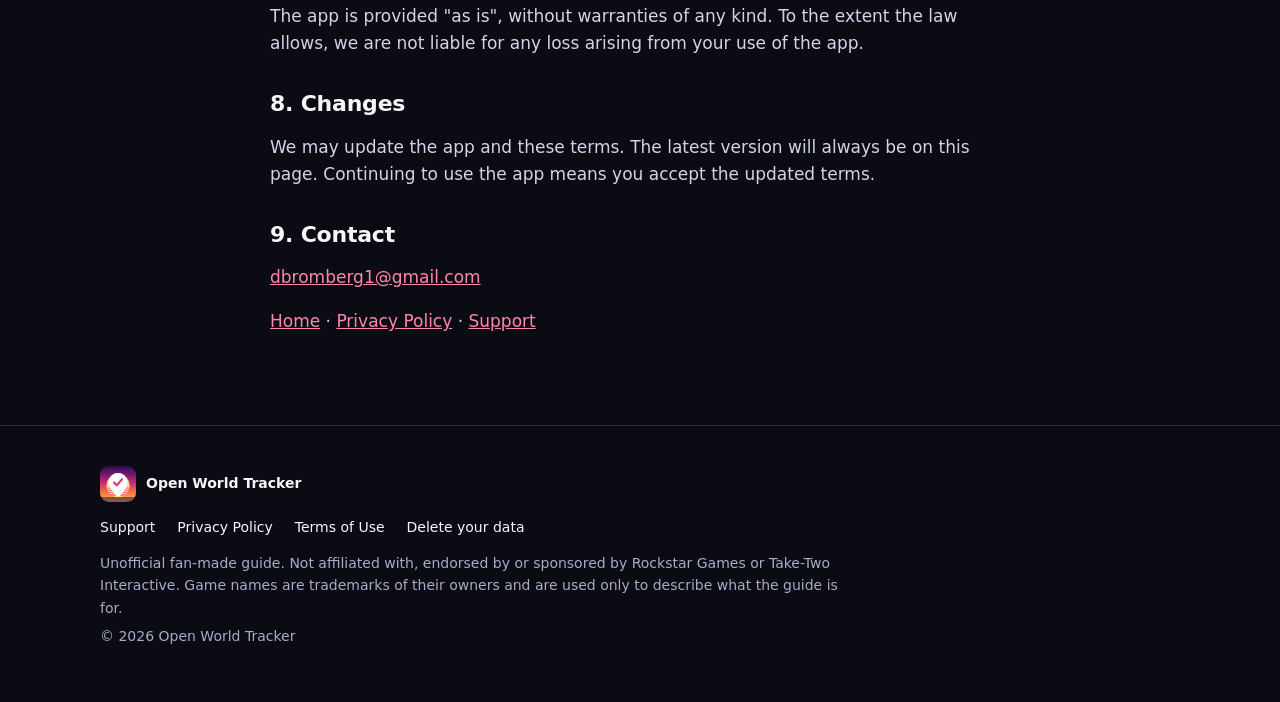
<file: terms.html>
<!doctype html>
<html lang="en">
<head>
<meta charset="utf-8">
<meta name="viewport" content="width=device-width, initial-scale=1">
<title>Terms of Use – Open World Tracker</title>
<link rel="icon" href="favicon.png">
<link rel="stylesheet" href="style.css">
</head>
<body>
<header class="top"><div class="wrap">
<a class="brand" href="index.html"><img src="img/icon.png" alt="" width="36" height="36">Open World Tracker</a>
<nav class="nav"><a class="hide" href="index.html#features">Features</a><a class="hide" href="index.html#pro">Pro</a><a class="hide" href="index.html#faq">FAQ</a><a href="support.html">Support</a></nav>
</div></header>
<main class="doc">
<h1>Terms of Use</h1>
<p>Last updated: November 19, 2026</p>
<p>These terms apply to the Open World Tracker app ("the app"). By using the app you agree to them. If you do not agree, please do not use the app.</p>

<h2>1. What the app is</h2>
<p>Open World Tracker is an unofficial, fan-made companion guide. It is not affiliated with, endorsed by or sponsored by Rockstar Games or Take-Two Interactive. Game names are trademarks of their owners and are used only to describe what the guide is for.</p>
<p>Locations and tips come from research and from other players. They may be incomplete or wrong. Use them at your own judgment.</p>

<h2 id="rules">2. Community rules</h2>
<p>Pins, votes, tips and chat messages are public. When you post, you agree that you will not post:</p>
<ul>
<li>hate speech, harassment, threats or bullying;</li>
<li>sexual content, or anything involving minors;</li>
<li>personal information about yourself or anyone else;</li>
<li>spam, advertising, scams or links to malware;</li>
<li>cheats, hacks, pirated content or anything illegal;</li>
<li>deliberately false locations or votes.</li>
</ul>
<p>There is no tolerance for objectionable content or abusive users. We may remove any content and suspend or ban any account, without notice, if we believe these rules were broken.</p>

<h2>3. Reporting and blocking</h2>
<p>You can report or block any message or player inside the app. We review reports and act on them, normally within 24 hours, by removing the content and, where appropriate, removing the user who posted it. You can also email <a href="mailto:dbromberg1@gmail.com">dbromberg1@gmail.com</a>.</p>

<h2>4. Your content</h2>
<p>You keep ownership of what you post. You give us permission to store it, show it to other users and remove it. Only post content you have the right to share.</p>

<h2>5. Pro purchase</h2>
<p>Pro is an optional one-time purchase handled by Apple or Google. Refunds are handled by the store you bought it from, under its policies. You can restore a purchase from the Pro screen.</p>

<h2>6. Ads</h2>
<p>The free version of the app may show advertising.</p>

<h2>7. No warranty</h2>
<p>The app is provided "as is", without warranties of any kind. To the extent the law allows, we are not liable for any loss arising from your use of the app.</p>

<h2>8. Changes</h2>
<p>We may update the app and these terms. The latest version will always be on this page. Continuing to use the app means you accept the updated terms.</p>

<h2>9. Contact</h2>
<p><a href="mailto:dbromberg1@gmail.com">dbromberg1@gmail.com</a></p>

<p><a href="index.html">Home</a> · <a href="privacy.html">Privacy Policy</a> · <a href="support.html">Support</a></p>
</main>
<footer><div class="wrap">
<a class="brand" href="index.html"><img src="img/icon.png" alt="" width="36" height="36">Open World Tracker</a>
<div class="links"><a href="support.html">Support</a><a href="privacy.html">Privacy Policy</a><a href="terms.html">Terms of Use</a><a href="delete-data.html">Delete your data</a></div>
<p>Unofficial fan-made guide. Not affiliated with, endorsed by or sponsored by Rockstar Games or Take-Two Interactive. Game names are trademarks of their owners and are used only to describe what the guide is for.</p>
<p>&copy; 2026 Open World Tracker</p>
</div></footer>
</body>
</html>
</file>
<file: style.css>
:root{--bg:#0b0b14;--card:#15152a;--line:#262645;--text:#f5f5fa;--muted:#a9abc8;--pink:#ff5c93;--orange:#ff9a4d;--teal:#3fd6c0;--grad:linear-gradient(90deg,#ff5c93,#ff9a4d)}
*{box-sizing:border-box}
html{scroll-behavior:smooth}
body{margin:0;font:17px/1.6 system-ui,-apple-system,"Segoe UI",Roboto,sans-serif;color:var(--text);background:var(--bg);-webkit-font-smoothing:antialiased}
img{max-width:100%;height:auto;display:block}
a{color:#ff86ad}
.wrap{max-width:1120px;margin:0 auto;padding:0 20px}
.grad{background:var(--grad);-webkit-background-clip:text;background-clip:text;color:transparent}

/* header */
.top{position:sticky;top:0;z-index:10;background:rgba(11,11,20,.82);backdrop-filter:blur(12px);-webkit-backdrop-filter:blur(12px);border-bottom:1px solid var(--line)}
.top .wrap{display:flex;align-items:center;justify-content:space-between;height:64px;gap:16px}
.brand{display:flex;align-items:center;gap:10px;font-weight:800;color:var(--text);text-decoration:none;white-space:nowrap}
.brand img{width:36px;height:36px;border-radius:9px}
.nav{display:flex;gap:22px;font-size:15px}
.nav a{color:var(--muted);text-decoration:none}
.nav a:hover{color:var(--text)}

/* hero */
.hero{position:relative;overflow:hidden;background:radial-gradient(900px 500px at 80% 0,rgba(255,92,147,.28),transparent 60%),radial-gradient(700px 500px at 0 100%,rgba(255,154,77,.16),transparent 60%),linear-gradient(180deg,#1a1038,#0b0b14)}
.hero .wrap{display:grid;grid-template-columns:1.1fr .9fr;gap:40px;align-items:center;padding-top:72px;padding-bottom:72px}
.eyebrow{display:inline-block;font-size:13px;font-weight:700;letter-spacing:.08em;text-transform:uppercase;color:var(--teal);border:1px solid rgba(63,214,192,.4);border-radius:999px;padding:5px 12px;margin-bottom:18px}
h1{font-size:clamp(38px,6vw,64px);line-height:1.05;margin:0 0 18px;letter-spacing:-.02em}
.lead{font-size:20px;color:#cfd0e6;max-width:520px;margin:0 0 28px}
.badges{display:flex;flex-wrap:wrap;gap:12px}
.soon{display:flex;align-items:center;gap:10px;padding:12px 18px;border-radius:14px;background:var(--card);border:1px solid var(--line);font-weight:700}
.soon small{display:block;font-size:12px;font-weight:500;color:var(--muted);line-height:1.2}
.soon svg{width:22px;height:22px;fill:var(--text)}
a.soon{text-decoration:none;color:var(--text)}
a.soon.store{background:var(--text);color:var(--bg,#0b0b14);border-color:var(--text)}
a.soon.store small{color:inherit;opacity:.75}
a.soon.store svg{fill:currentColor}
.nav{align-items:center}
.nav a.get{white-space:nowrap;color:#fff;background:var(--grad);padding:8px 14px;border-radius:999px;font-weight:700;margin:-8px 0}
.nav a.get:hover{color:#fff;opacity:.92}
.stats{display:flex;gap:28px;margin-top:34px;flex-wrap:wrap}
.stats b{display:block;font-size:26px;line-height:1.2}
.stats span{font-size:14px;color:var(--muted)}
.shot{border-radius:28px;overflow:hidden;border:1px solid var(--line);box-shadow:0 30px 80px rgba(255,92,147,.22)}
.hero .shot{max-width:340px;margin:0 auto;transform:rotate(2deg)}

/* sections */
section{padding:80px 0}
section.alt{background:#0f0f1d;border-top:1px solid var(--line);border-bottom:1px solid var(--line)}
h2{font-size:clamp(28px,4vw,40px);line-height:1.15;margin:0 0 12px;letter-spacing:-.01em}
.sub{color:var(--muted);max-width:640px;margin:0 0 40px}
.center{text-align:center}.center .sub{margin-left:auto;margin-right:auto}
.steps{display:grid;grid-template-columns:repeat(3,1fr);gap:20px}
.card{background:var(--card);border:1px solid var(--line);border-radius:20px;padding:26px}
.card h3{margin:0 0 8px;font-size:20px}
.card p{margin:0;color:var(--muted);font-size:16px}
.num{margin-left:auto;margin-right:auto;width:44px;height:44px;border-radius:50%;background:var(--grad);display:grid;place-items:center;font-weight:800;color:#fff;margin-bottom:16px}
.feature{display:grid;grid-template-columns:1fr 1fr;gap:56px;align-items:center;margin-bottom:88px}
.feature:last-child{margin-bottom:0}
.feature.flip .shot{order:2}
.feature .shot{max-width:320px;margin:0 auto}
.feature h3{font-size:30px;line-height:1.2;margin:0 0 12px}
.feature p{color:#cfd0e6;margin:0 0 16px}
.ticks{list-style:none;padding:0;margin:0}
.ticks li{position:relative;padding-left:30px;margin:10px 0;color:var(--muted)}
.ticks li::before{content:"";position:absolute;left:0;top:5px;width:18px;height:18px;border-radius:50%;background:var(--grad)}
.ticks li::after{content:"";position:absolute;left:6px;top:8px;width:5px;height:9px;border:solid #fff;border-width:0 2px 2px 0;transform:rotate(45deg)}
.ticks b{color:var(--text)}
.flow{display:flex;flex-wrap:wrap;gap:8px;align-items:center;margin:0 0 16px;font-size:14px;font-weight:700}
.flow span{padding:6px 12px;border-radius:999px;border:1px solid var(--line);background:var(--card)}
.flow .l{color:#ffb35c}.flow .p{color:#ff86ad}.flow .v{color:var(--teal)}
.flow i{color:var(--muted);font-style:normal}
.grid3{display:grid;grid-template-columns:repeat(3,1fr);gap:20px}
.ico{width:46px;height:46px;border-radius:14px;display:grid;place-items:center;font-size:22px;margin-bottom:14px;background:rgba(255,92,147,.14)}

/* gallery */
.gallery{display:flex;gap:18px;overflow-x:auto;padding:4px 20px 20px;scroll-snap-type:x mandatory;-webkit-overflow-scrolling:touch}
.gallery img{flex:0 0 auto;width:240px;border-radius:22px;border:1px solid var(--line);scroll-snap-align:center}

/* pricing */
.plans{display:grid;grid-template-columns:1fr 1fr;gap:20px;max-width:820px;margin:0 auto}
.plan{text-align:left}
.plan.pro{border-color:transparent;background:linear-gradient(var(--card),var(--card)) padding-box,var(--grad) border-box;border:2px solid transparent}
.price{font-size:38px;font-weight:800;line-height:1.1;margin:6px 0 2px}
.plan small{color:var(--muted)}
.plan .ticks{margin-top:18px}

/* faq */
.faq{max-width:780px;margin:0 auto}
details{background:var(--card);border:1px solid var(--line);border-radius:16px;padding:0 22px;margin-bottom:12px}
summary{cursor:pointer;font-weight:700;padding:18px 0;list-style:none;display:flex;justify-content:space-between;gap:16px}
summary::-webkit-details-marker{display:none}
summary::after{content:"+";color:var(--pink);font-size:22px;line-height:1}
details[open] summary::after{content:"–"}
details p{margin:0 0 18px;color:var(--muted)}

.cta{background:var(--grad);border-radius:28px;padding:48px 28px;text-align:center;color:#fff}
.cta h2{margin-bottom:8px}.cta p{margin:0;opacity:.95}
.cta-btn{display:inline-block;margin-top:20px;padding:14px 26px;border-radius:14px;background:#fff;color:#15142b;font-weight:800;text-decoration:none}
.cta-btn:hover{opacity:.92}

/* footer */
footer{border-top:1px solid var(--line);padding:40px 0 48px;color:var(--muted);font-size:14px}
footer .links{display:flex;flex-wrap:wrap;gap:8px 22px;margin:14px 0}
footer .links a{color:var(--text);text-decoration:none}
footer .links a:hover{text-decoration:underline}
footer p{margin:6px 0;max-width:760px}

/* text pages */
.doc{max-width:780px;margin:0 auto;padding:56px 20px 72px}
.doc h1{font-size:clamp(32px,5vw,44px);background:var(--grad);-webkit-background-clip:text;background-clip:text;color:transparent}
.doc h2{font-size:22px;margin:34px 0 8px}
.doc p,.doc li{color:#d3d4e8}
.doc .inner{background:var(--card);border:1px solid var(--line);border-radius:22px;padding:28px}

@media (max-width:860px){
.hero .wrap,.feature{grid-template-columns:1fr;gap:36px}
.hero .wrap{padding-top:48px;padding-bottom:56px}
.feature.flip .shot{order:0}
.feature{margin-bottom:64px}
.steps,.grid3,.plans{grid-template-columns:1fr}
section{padding:56px 0}
.nav a.hide{display:none}
.nav{gap:16px}
.hero .shot{max-width:280px}
}
</file>
